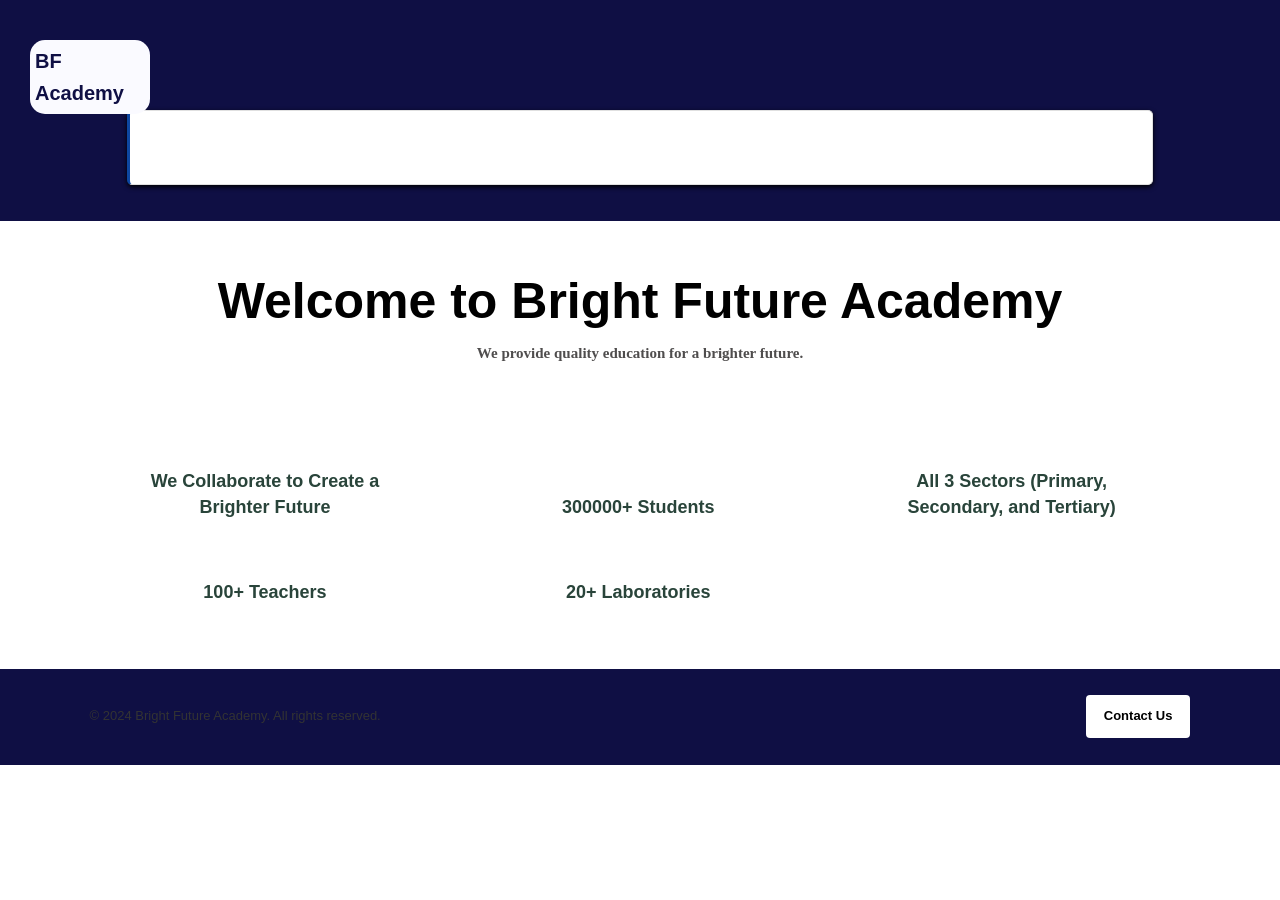
<file: index.html>
<!DOCTYPE html>
<html lang="en">
<head>
    <meta charset="UTF-8">
    <meta name="viewport" content="width=device-width, initial-scale=1.0">
    <link rel="stylesheet" href="style.css">
    <title>Bright Future Academy</title>
</head>
<body>
   <section class="header">
    <h1 class="logo">BF Academy</h1>
       <nav>
        <div class="nav-links">
           
            
            <ul>
                <li><a href="index.html">HOME</a></li>
                <li><a href="about.html">ABOUT</a></li>
                <li><a href="services.html">SERVICES</a></li>
                <li><a href="partners.html">PARTNERS</a></li>
                <li><a href="contact.html">CONTACT</a></li>
            </ul>
        </div>
       
       </nav>
       </section>
    <main>
        <section class="hero-section">
            <h1>Welcome to Bright Future Academy</h1>
            <p>We provide quality education for a brighter future.</p>
        </section>

        <section class="grid-boxes">
            <div class="grid-container-1">
                <p>We Collaborate to Create a Brighter Future</p>
            </div>

            <div class="grid-container-2">
                <p>300000+ Students</p>
            </div>

            <div class="grid-container-3">
                <p>All 3 Sectors (Primary, Secondary, and Tertiary)</p>
            </div>

            <div class="grid-container-4">
                <p>100+ Teachers</p>
            </div>
            <div class="grid-container-5">
                <p>20+ Laboratories</p>
            </div>

        </section>

    </main>
    <footer>
        <p>&copy; 2024 Bright Future Academy. All rights reserved.</p>
        <button class="btn" href="#contact">Contact Us</button>
    </footer>
</body>
</html>
</file>
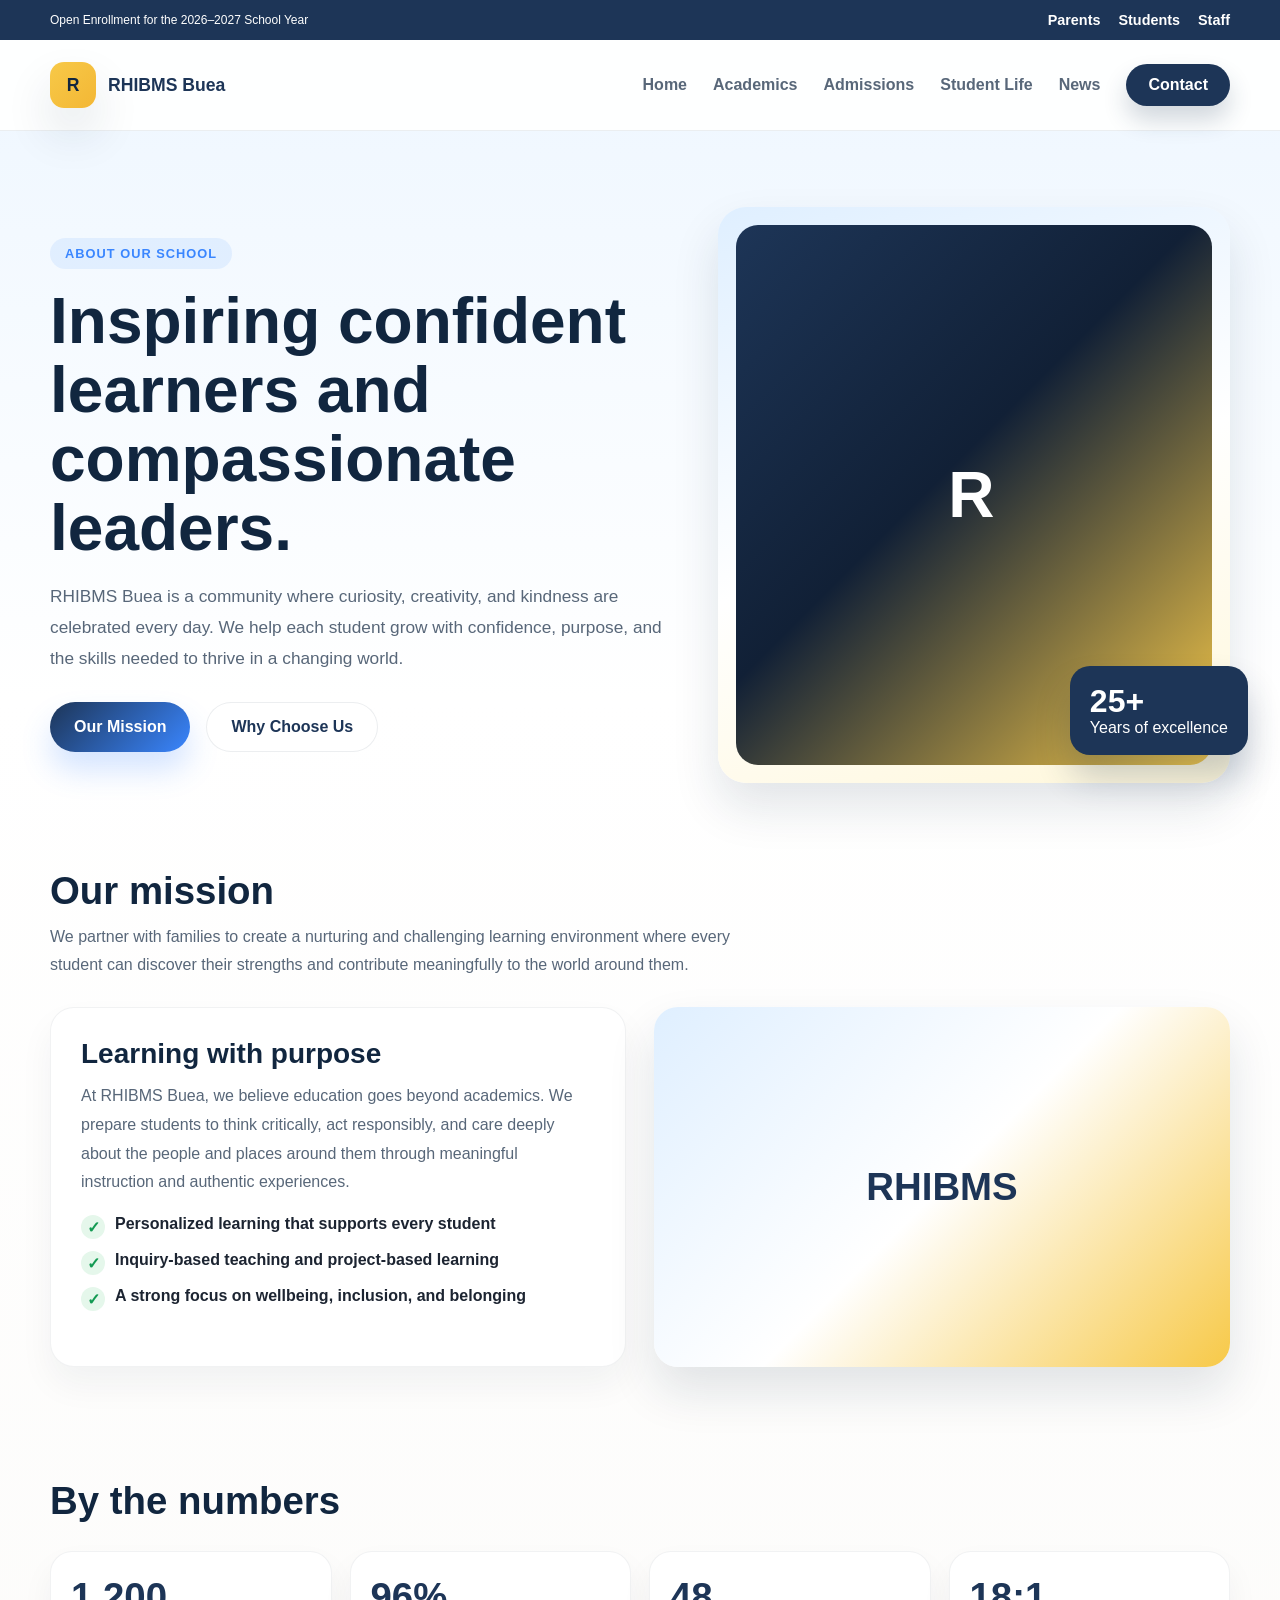
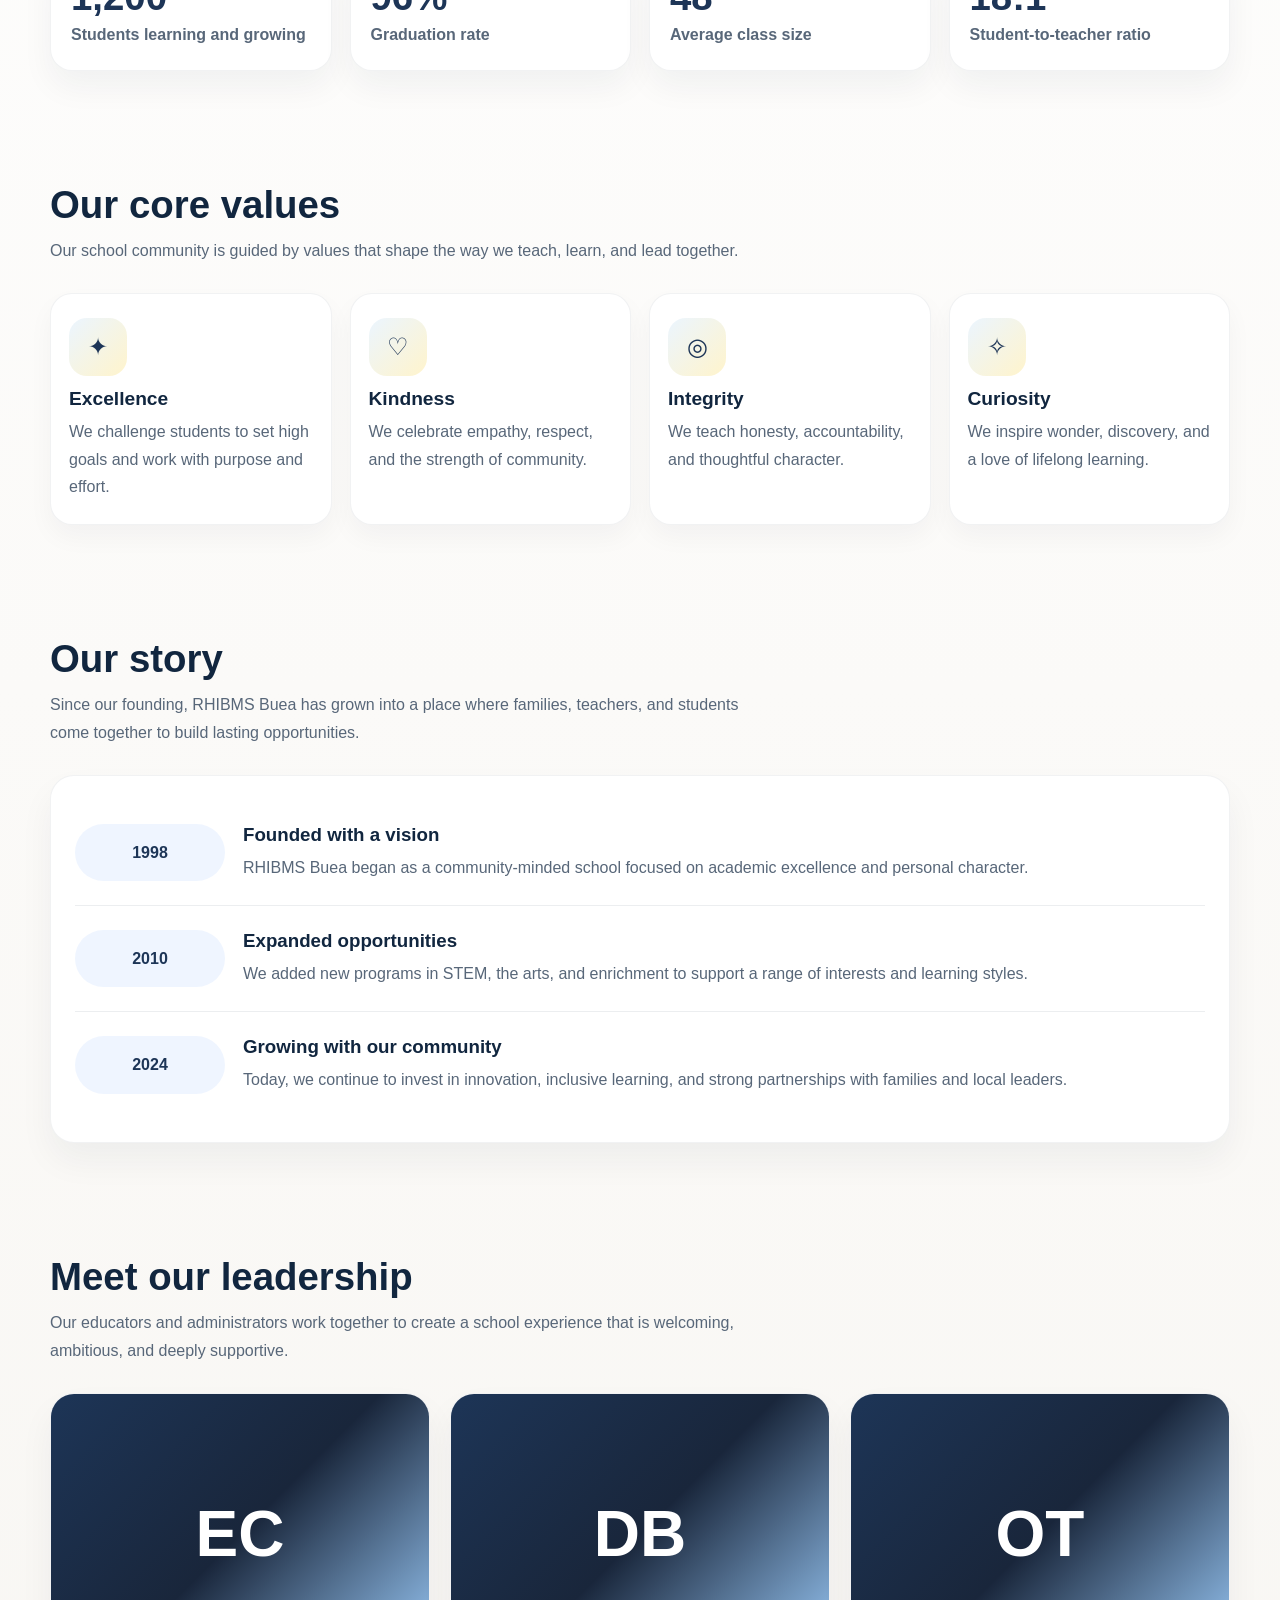
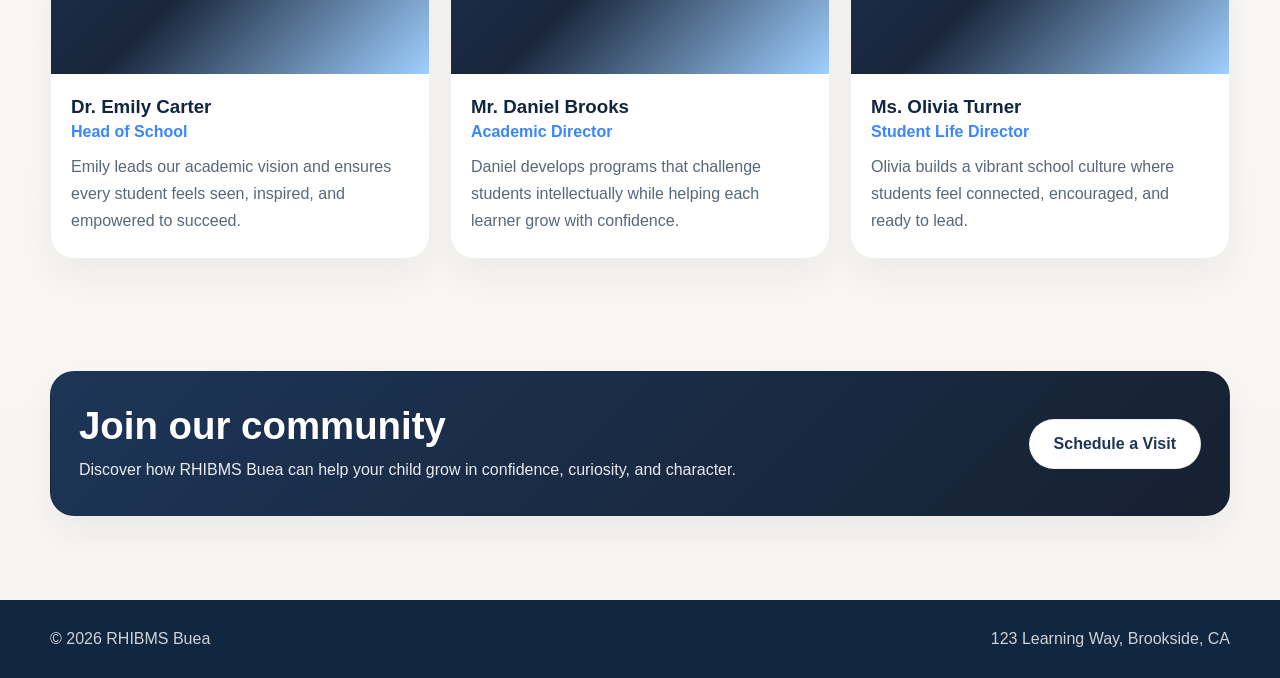
<file: about.html>
<!DOCTYPE html>
<html lang="en">
  <head>
    <meta charset="UTF-8" />
    <meta name="viewport" content="width=device-width, initial-scale=1.0" />
    <title>About | RHIBMS Buea</title>
    <meta
      name="description"
      content="Learn about RHIBMS Buea, our values, leadership, and commitment to student success."
    />
    <style>
      :root {
        --navy: #1d3557;
        --navy-deep: #11263f;
        --sky: #cfeaff;
        --blue: #3a86ff;
        --gold: #f7c948;
        --cream: #f7f6f2;
        --white: #ffffff;
        --text: #1c2431;
        --muted: #586779;
        --shadow: 0 24px 48px rgba(17, 38, 63, 0.12);
      }

      * {
        box-sizing: border-box;
      }

      html {
        scroll-behavior: smooth;
      }

      body {
        margin: 0;
        font-family: Arial, Helvetica, sans-serif;
        background: linear-gradient(180deg, #edf6ff 0%, #ffffff 18%, #f7f5f1 100%);
        color: var(--text);
      }

      a {
        color: inherit;
        text-decoration: none;
      }

      img {
        display: block;
        max-width: 100%;
      }

      .container {
        width: min(1180px, calc(100% - 32px));
        margin: 0 auto;
      }

      .topbar {
        background: var(--navy);
        color: var(--white);
        padding: 12px 0;
        font-size: 0.9rem;
      }

      .topbar-inner {
        display: flex;
        justify-content: space-between;
        align-items: center;
        gap: 16px;
      }

      .topbar-links {
        display: flex;
        gap: 18px;
        font-weight: 700;
      }

      .header {
        background: rgba(255, 255, 255, 0.92);
        backdrop-filter: blur(12px);
        border-bottom: 1px solid rgba(17, 38, 63, 0.08);
        position: sticky;
        top: 0;
        z-index: 50;
      }

      .header-inner {
        display: flex;
        justify-content: space-between;
        align-items: center;
        gap: 24px;
        padding: 22px 0;
      }

      .brand {
        display: flex;
        align-items: center;
        gap: 12px;
        color: var(--navy);
        font-size: 1.1rem;
        font-weight: 800;
      }

      .brand-mark {
        width: 46px;
        height: 46px;
        display: grid;
        place-items: center;
        border-radius: 14px;
        background: linear-gradient(135deg, var(--gold), #f3b735);
        color: var(--navy-deep);
        font-weight: 900;
        box-shadow: var(--shadow);
      }

      .nav {
        display: flex;
        align-items: center;
        gap: 26px;
        color: var(--muted);
        font-weight: 700;
      }

      .nav a:hover {
        color: var(--navy);
      }

      .nav-cta {
        background: var(--navy);
        color: var(--white) !important;
        padding: 12px 22px;
        border-radius: 999px;
        box-shadow: 0 14px 24px rgba(29, 53, 87, 0.2);
      }

      .hero {
        padding: 76px 0 58px;
      }

      .hero-grid {
        display: grid;
        grid-template-columns: 1.1fr 0.9fr;
        align-items: center;
        gap: 42px;
      }

      .eyebrow {
        display: inline-flex;
        align-items: center;
        padding: 8px 15px;
        border-radius: 999px;
        background: rgba(58, 134, 255, 0.1);
        color: var(--blue);
        font-size: 0.8rem;
        font-weight: 800;
        letter-spacing: 0.08em;
        text-transform: uppercase;
      }

      h1 {
        margin: 18px 0 18px;
        font-size: clamp(2.7rem, 5vw, 4.4rem);
        line-height: 1.08;
        color: var(--navy-deep);
      }

      .lead {
        color: var(--muted);
        font-size: 1.08rem;
        line-height: 1.8;
        max-width: 620px;
      }

      .hero-actions {
        display: flex;
        flex-wrap: wrap;
        gap: 16px;
        margin-top: 28px;
      }

      .button {
        display: inline-flex;
        align-items: center;
        justify-content: center;
        border-radius: 999px;
        padding: 15px 24px;
        font-weight: 800;
        transition: transform 0.2s ease, box-shadow 0.2s ease;
      }

      .button:hover {
        transform: translateY(-2px);
      }

      .button-primary {
        background: linear-gradient(135deg, var(--navy), var(--blue));
        color: var(--white);
        box-shadow: 0 18px 30px rgba(58, 134, 255, 0.22);
      }

      .button-secondary {
        background: var(--white);
        border: 1px solid rgba(17, 38, 63, 0.08);
        color: var(--navy);
      }

      .hero-card {
        position: relative;
        background: linear-gradient(160deg, #dfefff 0%, white 52%, #fff7d9 100%);
        border-radius: 28px;
        padding: 18px;
        box-shadow: var(--shadow);
      }

      .hero-card-visual {
        width: 100%;
        min-height: 540px;
        display: grid;
        place-items: center;
        border-radius: 22px;
        background: linear-gradient(135deg, #1d3557 0%, #112036 45%, #f7c948 100%);
        color: var(--white);
        font-size: clamp(2.8rem, 5vw, 4.5rem);
        font-weight: 900;
        letter-spacing: 0.08em;
      }

      .floating-badge {
        position: absolute;
        right: -18px;
        bottom: 28px;
        background: var(--navy);
        color: var(--white);
        padding: 18px 20px;
        border-radius: 20px;
        box-shadow: 0 22px 34px rgba(29, 53, 87, 0.24);
      }

      .floating-badge strong {
        display: block;
        font-size: 2rem;
        line-height: 1.1;
      }

      section {
        padding: 28px 0 84px;
      }

      .section-heading {
        margin-bottom: 28px;
      }

      .section-heading h2 {
        margin: 0 0 10px;
        font-size: clamp(2rem, 3vw, 2.8rem);
        color: var(--navy-deep);
      }

      .section-heading p {
        margin: 0;
        max-width: 700px;
        color: var(--muted);
        line-height: 1.75;
      }

      .stats {
        display: grid;
        grid-template-columns: repeat(4, minmax(0, 1fr));
        gap: 18px;
      }

      .stat-card {
        background: var(--white);
        border: 1px solid rgba(17, 38, 63, 0.06);
        border-radius: 22px;
        padding: 26px 20px;
        box-shadow: 0 16px 32px rgba(17, 38, 63, 0.05);
      }

      .stat-card strong {
        display: block;
        margin-bottom: 10px;
        color: var(--navy);
        font-size: clamp(2rem, 3vw, 2.8rem);
        line-height: 1;
      }

      .stat-card span {
        color: var(--muted);
        font-weight: 700;
      }

      .mission-grid {
        display: grid;
        grid-template-columns: 1fr 1fr;
        gap: 28px;
      }

      .mission-box,
      .timeline,
      .team-card,
      .cta-box {
        background: var(--white);
        border: 1px solid rgba(24, 35, 49, 0.06);
        border-radius: 24px;
        box-shadow: 0 18px 34px rgba(24, 40, 59, 0.05);
      }

      .mission-box {
        padding: 30px;
      }

      .mission-box h3 {
        margin: 0 0 12px;
        color: var(--navy-deep);
        font-size: 1.75rem;
      }

      .mission-box p {
        margin: 0 0 18px;
        color: var(--muted);
        line-height: 1.8;
      }

      .mission-box ul {
        list-style: none;
        margin: 0;
        padding: 0;
        display: grid;
        gap: 12px;
      }

      .mission-box li {
        display: flex;
        align-items: flex-start;
        gap: 10px;
        color: var(--text);
        font-weight: 700;
      }

      .check {
        width: 24px;
        height: 24px;
        display: grid;
        place-items: center;
        border-radius: 50%;
        background: rgba(42, 192, 94, 0.12);
        color: #129a52;
      }

      .image-panel {
        min-height: 360px;
        border-radius: 24px;
        box-shadow: var(--shadow);
        background: linear-gradient(135deg, #dfefff 0%, #ffffff 50%, #f7c948 100%);
        display: grid;
        place-items: center;
        color: var(--navy);
        font-size: clamp(2rem, 3vw, 3rem);
        font-weight: 900;
        text-align: center;
        padding: 24px;
      }

      .values-grid {
        display: grid;
        grid-template-columns: repeat(4, minmax(0, 1fr));
        gap: 18px;
      }

      .value-card {
        background: var(--white);
        border: 1px solid rgba(17, 38, 63, 0.06);
        border-radius: 22px;
        padding: 24px 18px;
        box-shadow: 0 12px 26px rgba(17, 38, 63, 0.04);
      }

      .icon {
        width: 58px;
        height: 58px;
        display: grid;
        place-items: center;
        font-size: 1.5rem;
        border-radius: 18px;
        background: linear-gradient(135deg, #ebf5ff, #fff4cc);
        color: var(--navy);
        margin-bottom: 12px;
      }

      .value-card h3 {
        margin: 0 0 8px;
        color: var(--navy-deep);
        font-size: 1.2rem;
      }

      .value-card p {
        margin: 0;
        color: var(--muted);
        line-height: 1.7;
      }

      .timeline {
        padding: 24px;
      }

      .timeline-item {
        display: grid;
        grid-template-columns: 150px 1fr;
        gap: 18px;
        padding: 24px 0;
        border-bottom: 1px solid rgba(17, 38, 63, 0.08);
      }

      .timeline-item:last-child {
        border-bottom: 0;
      }

      .year {
        display: inline-flex;
        align-items: center;
        justify-content: center;
        padding: 10px 14px;
        border-radius: 999px;
        background: rgba(58, 134, 255, 0.08);
        color: var(--navy);
        font-weight: 900;
      }

      .timeline-info h3 {
        margin: 0 0 8px;
        color: var(--navy-deep);
      }

      .timeline-info p {
        margin: 0;
        color: var(--muted);
        line-height: 1.7;
      }

      .team-grid {
        display: grid;
        grid-template-columns: repeat(3, minmax(0, 1fr));
        gap: 20px;
      }

      .team-card {
        overflow: hidden;
      }

      .team-avatar {
        width: 100%;
        height: 280px;
        display: grid;
        place-items: center;
        background: linear-gradient(135deg, #1d3557 0%, #19263b 50%, #9fd0ff 100%);
        color: var(--white);
        font-size: clamp(3rem, 5vw, 4rem);
        font-weight: 900;
      }

      .team-card-content {
        padding: 22px 20px 24px;
      }

      .team-card-content h3 {
        margin: 0 0 5px;
        color: var(--navy-deep);
      }

      .role {
        display: block;
        margin-bottom: 12px;
        color: var(--blue);
        font-weight: 800;
      }

      .team-card-content p {
        margin: 0;
        color: var(--muted);
        line-height: 1.7;
      }

      .cta-box {
        display: flex;
        align-items: center;
        justify-content: space-between;
        gap: 20px;
        background: linear-gradient(135deg, var(--navy), #162131);
        color: var(--white);
        padding: 32px 28px;
      }

      .cta-box h3 {
        margin: 0 0 8px;
        font-size: clamp(1.8rem, 3vw, 2.5rem);
      }

      .cta-box p {
        margin: 0;
        opacity: 0.9;
        line-height: 1.7;
      }

      .footer {
        background: var(--navy-deep);
        color: rgba(255, 255, 255, 0.8);
        padding: 30px 0;
      }

      .footer-inner {
        display: flex;
        align-items: center;
        justify-content: space-between;
        gap: 20px;
        flex-wrap: wrap;
      }

      @media (max-width: 980px) {
        .hero-grid,
        .mission-grid {
          grid-template-columns: 1fr;
        }

        .stats,
        .values-grid,
        .team-grid {
          grid-template-columns: repeat(2, minmax(0, 1fr));
        }
      }

      @media (max-width: 720px) {
        .topbar-inner,
        .header-inner,
        .nav,
        .cta-box,
        .footer-inner {
          flex-direction: column;
          align-items: flex-start;
        }

        .nav {
          width: 100%;
          display: grid;
          grid-template-columns: repeat(2, minmax(0, 1fr));
          gap: 12px;
        }

        .stats,
        .values-grid,
        .team-grid,
        .timeline-item {
          grid-template-columns: 1fr;
        }

        .hero-card-visual {
          min-height: 360px;
        }
      }
    </style>
  </head>
  <body>
    <div class="topbar">
      <div class="container topbar-inner">
        <small>Open Enrollment for the 2026–2027 School Year</small>
        <div class="topbar-links">
          <a href="#">Parents</a>
          <a href="#">Students</a>
          <a href="#">Staff</a>
        </div>
      </div>
    </div>

    <header class="header">
      <div class="container header-inner">
        <a class="brand" href="#">
          <span class="brand-mark">R</span>
          <span>RHIBMS Buea</span>
        </a>

        <nav class="nav" aria-label="Main navigation">
          <a href="#">Home</a>
          <a href="#">Academics</a>
          <a href="#">Admissions</a>
          <a href="#">Student Life</a>
          <a href="#">News</a>
          <a class="nav-cta" href="#">Contact</a>
        </nav>
      </div>
    </header>

    <main>
      <section class="hero">
        <div class="container hero-grid">
          <div>
            <span class="eyebrow">About our school</span>
            <h1>Inspiring confident learners and compassionate leaders.</h1>
            <p class="lead">
              RHIBMS Buea is a community where curiosity, creativity, and kindness are
              celebrated every day. We help each student grow with confidence, purpose,
              and the skills needed to thrive in a changing world.
            </p>

            <div class="hero-actions">
              <a class="button button-primary" href="#mission">Our Mission</a>
              <a class="button button-secondary" href="#values">Why Choose Us</a>
            </div>
          </div>

          <div class="hero-card">
            <div class="hero-card-visual">R</div>
            <div class="floating-badge">
              <strong>25+</strong>
              Years of excellence
            </div>
          </div>
        </div>
      </section>

      <section id="mission">
        <div class="container">
          <div class="section-heading">
            <h2>Our mission</h2>
            <p>
              We partner with families to create a nurturing and challenging learning
              environment where every student can discover their strengths and contribute
              meaningfully to the world around them.
            </p>
          </div>

          <div class="mission-grid">
            <div class="mission-box">
              <h3>Learning with purpose</h3>
              <p>
                At RHIBMS Buea, we believe education goes beyond academics. We prepare
                students to think critically, act responsibly, and care deeply about the
                people and places around them through meaningful instruction and authentic
                experiences.
              </p>
              <ul>
                <li><span class="check">✓</span> Personalized learning that supports every student</li>
                <li><span class="check">✓</span> Inquiry-based teaching and project-based learning</li>
                <li><span class="check">✓</span> A strong focus on wellbeing, inclusion, and belonging</li>
              </ul>
            </div>

            <div class="image-panel" aria-label="Campus learning and growth">RHIBMS</div>
          </div>
        </div>
      </section>

      <section>
        <div class="container">
          <div class="section-heading">
            <h2>By the numbers</h2>
          </div>
          <div class="stats">
            <div class="stat-card">
              <strong>1,200</strong>
              <span>Students learning and growing</span>
            </div>
            <div class="stat-card">
              <strong>96%</strong>
              <span>Graduation rate</span>
            </div>
            <div class="stat-card">
              <strong>48</strong>
              <span>Average class size</span>
            </div>
            <div class="stat-card">
              <strong>18:1</strong>
              <span>Student-to-teacher ratio</span>
            </div>
          </div>
        </div>
      </section>

      <section id="values">
        <div class="container">
          <div class="section-heading">
            <h2>Our core values</h2>
            <p>
              Our school community is guided by values that shape the way we teach, learn,
              and lead together.
            </p>
          </div>

          <div class="values-grid">
            <article class="value-card">
              <div class="icon">✦</div>
              <h3>Excellence</h3>
              <p>We challenge students to set high goals and work with purpose and effort.</p>
            </article>

            <article class="value-card">
              <div class="icon">♡</div>
              <h3>Kindness</h3>
              <p>We celebrate empathy, respect, and the strength of community.</p>
            </article>

            <article class="value-card">
              <div class="icon">◎</div>
              <h3>Integrity</h3>
              <p>We teach honesty, accountability, and thoughtful character.</p>
            </article>

            <article class="value-card">
              <div class="icon">✧</div>
              <h3>Curiosity</h3>
              <p>We inspire wonder, discovery, and a love of lifelong learning.</p>
            </article>
          </div>
        </div>
      </section>

      <section>
        <div class="container">
          <div class="section-heading">
            <h2>Our story</h2>
            <p>
              Since our founding, RHIBMS Buea has grown into a place where families,
              teachers, and students come together to build lasting opportunities.
            </p>
          </div>

          <div class="timeline">
            <div class="timeline-item">
              <div class="year">1998</div>
              <div class="timeline-info">
                <h3>Founded with a vision</h3>
                <p>
                  RHIBMS Buea began as a community-minded school focused on academic
                  excellence and personal character.
                </p>
              </div>
            </div>

            <div class="timeline-item">
              <div class="year">2010</div>
              <div class="timeline-info">
                <h3>Expanded opportunities</h3>
                <p>
                  We added new programs in STEM, the arts, and enrichment to support a range
                  of interests and learning styles.
                </p>
              </div>
            </div>

            <div class="timeline-item">
              <div class="year">2024</div>
              <div class="timeline-info">
                <h3>Growing with our community</h3>
                <p>
                  Today, we continue to invest in innovation, inclusive learning, and strong
                  partnerships with families and local leaders.
                </p>
              </div>
            </div>
          </div>
        </div>
      </section>

      <section>
        <div class="container">
          <div class="section-heading">
            <h2>Meet our leadership</h2>
            <p>
              Our educators and administrators work together to create a school experience
              that is welcoming, ambitious, and deeply supportive.
            </p>
          </div>

          <div class="team-grid">
            <article class="team-card">
              <div class="team-avatar">EC</div>
              <div class="team-card-content">
                <h3>Dr. Emily Carter</h3>
                <span class="role">Head of School</span>
                <p>
                  Emily leads our academic vision and ensures every student feels seen,
                  inspired, and empowered to succeed.
                </p>
              </div>
            </article>

            <article class="team-card">
              <div class="team-avatar">DB</div>
              <div class="team-card-content">
                <h3>Mr. Daniel Brooks</h3>
                <span class="role">Academic Director</span>
                <p>
                  Daniel develops programs that challenge students intellectually while helping
                  each learner grow with confidence.
                </p>
              </div>
            </article>

            <article class="team-card">
              <div class="team-avatar">OT</div>
              <div class="team-card-content">
                <h3>Ms. Olivia Turner</h3>
                <span class="role">Student Life Director</span>
                <p>
                  Olivia builds a vibrant school culture where students feel connected,
                  encouraged, and ready to lead.
                </p>
              </div>
            </article>
          </div>
        </div>
      </section>

      <section>
        <div class="container">
          <div class="cta-box">
            <div>
              <h3>Join our community</h3>
              <p>
                Discover how RHIBMS Buea can help your child grow in confidence,
                curiosity, and character.
              </p>
            </div>
            <a class="button button-secondary" href="#">Schedule a Visit</a>
          </div>
        </div>
      </section>
    </main>

    <footer class="footer">
      <div class="container footer-inner">
        <div>© 2026 RHIBMS Buea</div>
        <div>123 Learning Way, Brookside, CA</div>
      </div>
    </footer>
  </body>
</html>
</file>
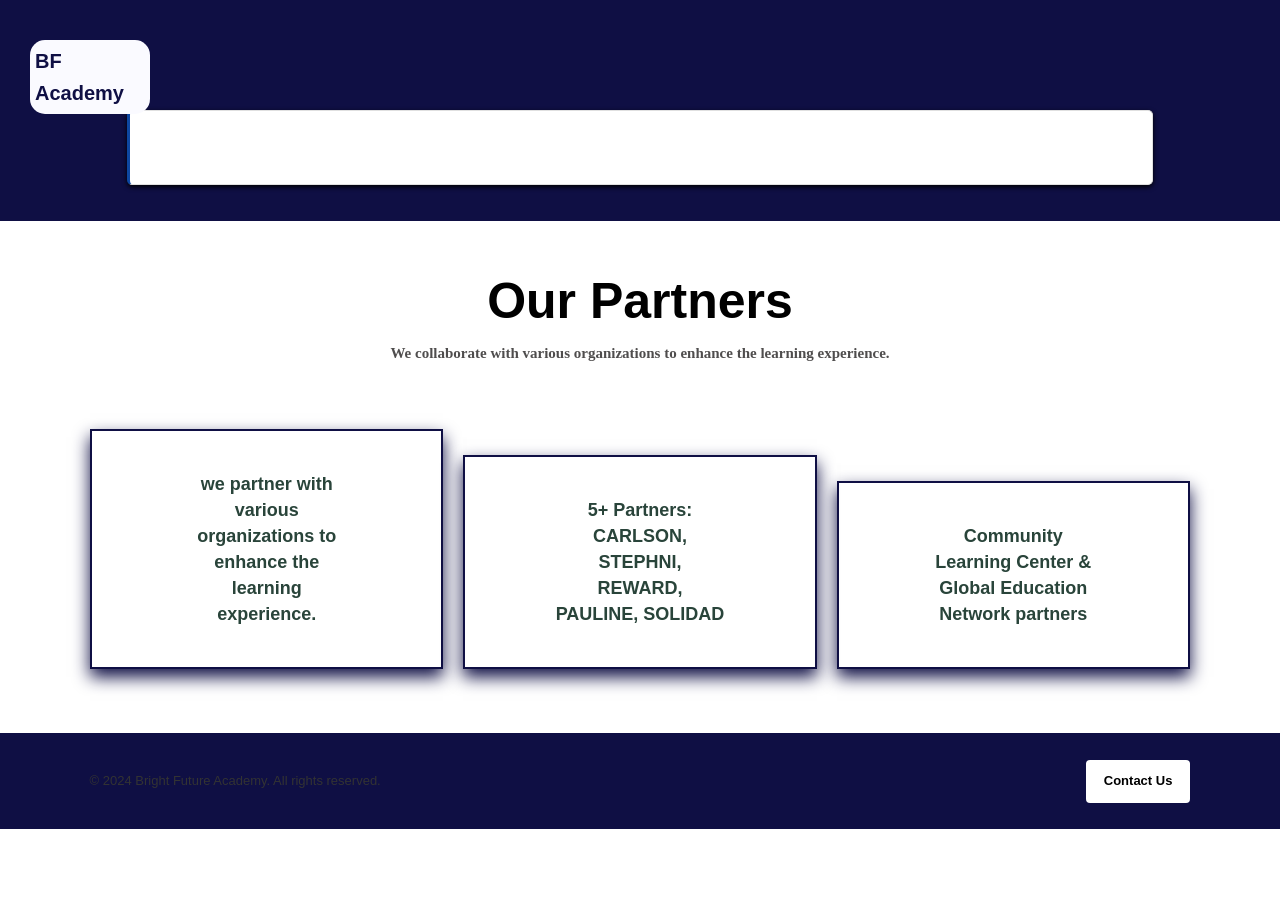
<file: partners.html>
<!DOCTYPE html>
<html lang="en">
<head>
    <meta charset="UTF-8">
    <meta name="viewport" content="width=device-width, initial-scale=1.0">
    <link rel="stylesheet" href="style.css">
    <title>Bright Future Academy</title>
</head>
<body>
   <section class="header">
    <h1 class="logo">BF Academy</h1>
       <nav>
        <div class="nav-links">
           
            
            <ul>
                <li><a href="index.html">HOME</a></li>
                <li><a href="about.html">ABOUT</a></li>
                <li><a href="services.html">SERVICES</a></li>
                <li><a href="partners.html">PARTNERS</a></li>
                <li><a href="contact.html">CONTACT</a></li>
            </ul>
        </div>
       
       </nav>
       </section>
    <main>
        <section class="hero-section">
            <h1>Our Partners</h1>
            <p>We collaborate with various organizations to enhance the learning experience.</p>
        </section>

        <section class="grid-boxes">
            <div class="grid-container">
                <p>we partner with various organizations to enhance the learning experience.</p>
            </div>

            <div class="grid-container">
                <p>5+ Partners: CARLSON, STEPHNI, REWARD, PAULINE, SOLIDAD</p>
            </div>

            <div class="grid-container">
                <p>Community Learning Center & Global Education Network partners</p>
            </div>


        </section>
    </main>
    <footer>
        <p>&copy; 2024 Bright Future Academy. All rights reserved.</p>
        <button class="btn" href="contact.html">Contact Us</button>
    </footer>
</body>
</html>
</file>
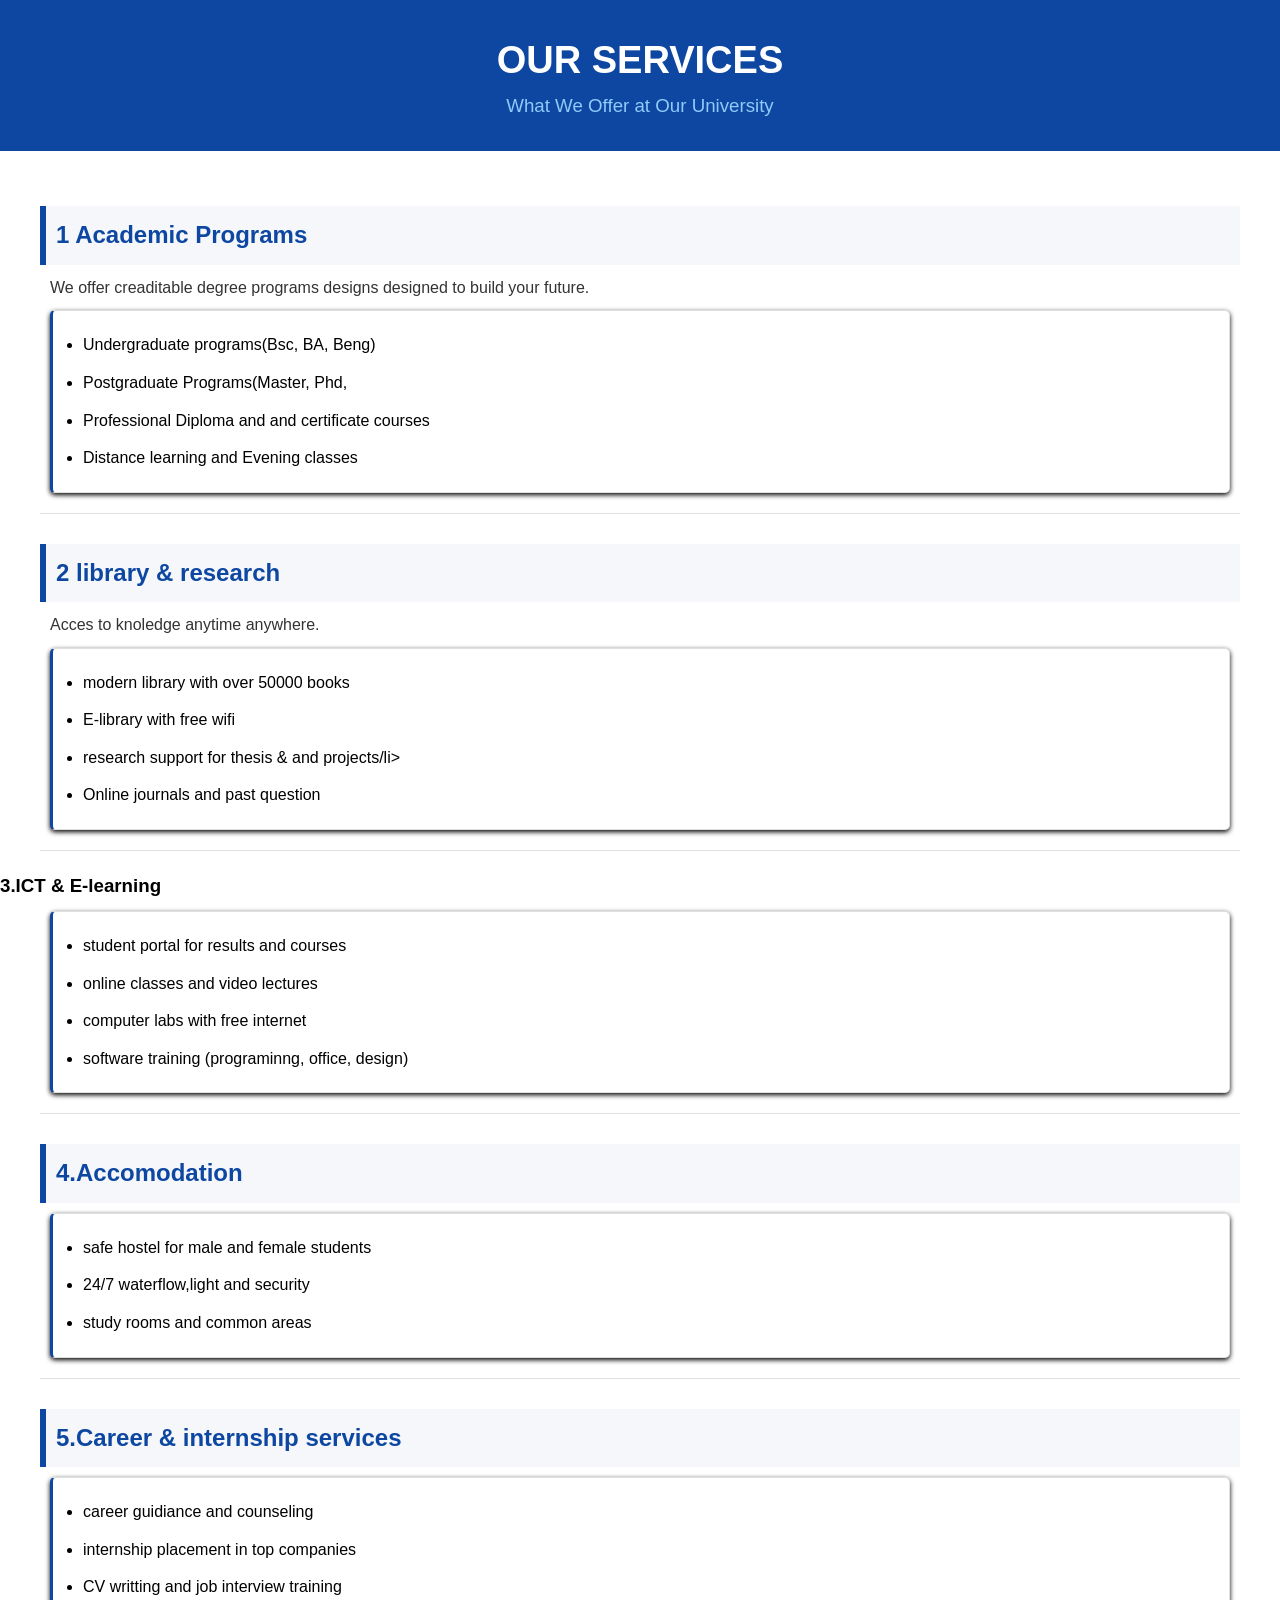
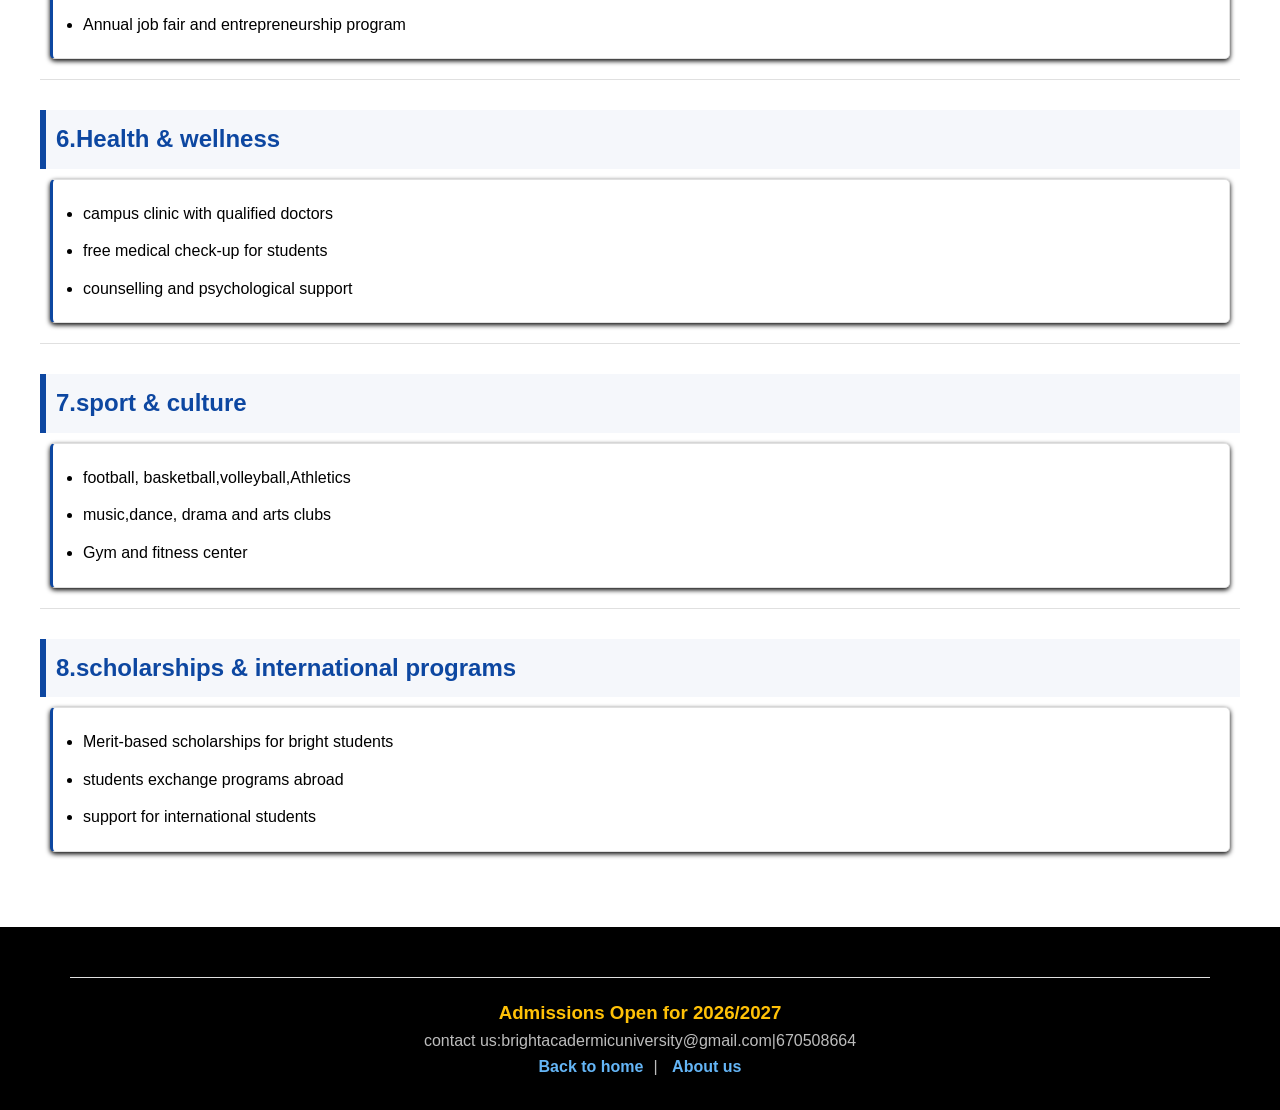
<file: Services.html>
<!DOCTYPE html>
<html lang="en">
<head>
    <meta charset="UTF-8">
    <meta name="viewport" content="width=device-width, initial-scale=1.0">
    <title>Our services</title>
    <link rel="stylesheet" href="style.css">
</head>
<body>
    <center>
        <h1>OUR SERVICES</h1>
        <H3>What We Offer at Our University</H3>
        
    </center><br>
    <h2> 1 Academic Programs</h2>
    <p>We offer creaditable degree programs designs designed to build your future.</p>
    <ul>
        <li>Undergraduate programs(Bsc, BA, Beng)</li>
        <li>Postgraduate Programs(Master, Phd,</li>
        <li>Professional Diploma and and certificate courses</li>
        <li>Distance learning and Evening classes</li>

    </ul>
    <hr>
    <h2>2 library & research</h2>
    <p>Acces to knoledge anytime anywhere.</p>
    <ul>
        <li>modern library with over 50000 books</li>
        <li>E-library with free wifi</li>
        <li>research support for thesis & and projects/li>
            <li>Online journals and past question</li>

    </ul>
<hr>
<h3>3.ICT & E-learning</h3>
<ul>
    <li>student portal for results and courses</li>
    <li>online classes and video lectures </li>
    <li>computer labs with free internet</li>
    <li>software training (programinng, office, design)</li>
</ul>
<hr>
<h2>4.Accomodation</h2>
<ul>
    <li>safe hostel for male and female students</li>
    <li>24/7 waterflow,light and security</li> 
    <li>study rooms and common areas</li>
</ul>
<hr>
<h2>5.Career & internship services</h2>
<ul>
    <li>career guidiance and counseling</li>
    <li>internship placement in top companies</li>
    <li>CV writting and job interview training</li>
    <li>Annual job fair and entrepreneurship program</li>
</ul>
<hr>
<h2>6.Health & wellness</h2>
<ul>
    <li>campus clinic with qualified doctors</li>
    <li>free medical check-up for students</li>
    <li>counselling and psychological support</li>
</ul>
<hr>
<h2>7.sport & culture</h2>
<ul>
    <li>football, basketball,volleyball,Athletics</li>
    <li>music,dance, drama and arts clubs</li>
    <li>Gym and fitness center</li>

    
</ul>
<hr>
<h2>8.scholarships & international programs</h2>
<ul>
    <li>Merit-based scholarships for bright students</li>
    <li>students exchange programs abroad</li>
    <li>support for international students</li>
</ul>
<br>
<center>
    <hr>
    <h3>Admissions Open for 2026/2027</h3>
    <p>contact us:brightacadermicuniversity@gmail.com|670508664</p>
    <p><a href="index.html">Back to home</a>|
    <a href="About.html">About us</a></p>
</center>

    
</body>
</html>
</file>
<file: style.css>
*{
    margin: 0;
    padding: 0;
}
.header{
    background-color: rgb(15, 15, 68);
    min-height: 10vh;
    width: 100%;
    position: relative;
}
nav{
    display: flex;
    align-items: center;
    justify-content: space-between;
    padding: 2% 6%;
}

.nav-links{
    flex: 1;
    text-align: right;
}
.logo{
    background-color: rgb(250, 250, 255);
    max-width: 110px;
    border-radius: 15px;
    padding: 5px;
    position: relative;
    text-align:left;
    margin-left: 30px;
    color: rgb(15, 15, 68);
    top: 40px;
    font-size: 20px;
    font-family: 'Poppins', sans-serif;
    font-weight: bold;
  
}
.nav-links ul li{
    list-style: none;
    display: inline-block;
    padding: 8px 12px;
    position: relative;
}
.nav-links ul li a{
    color: white;
    text-decoration: none;
    font-size: 14px;
    font-family: 'Poppins', sans-serif;
    font-weight: bold;
}
nav ul li::after{
    content: '';
    width: 0%;
    height: 2px;
    background: white;
    display: block;
    margin: auto;
    transition: 0.5s;
}
nav ul li:hover::after{
    width: 100%;
}
.hero-section{
    position: relative;
    top: 40px;
    color:black; 
    text-align: center;
}
.hero-section h1{
    font-size: 50px;
    font-family: 'Poppins', sans-serif;
    font-weight: bold;
}
.hero-section p{
    font-size: 15px;
    font-family: verdana;
    font-weight: bold;
    color:rgb(79, 77, 77);
}

.grid-boxes{
    position: relative;
    top: 40px;
    display: grid;
    grid-template-columns: repeat(3, minmax(0, 1fr));
    gap: 20px;
    min-height: 176px;
	align-items: flex-end;
	padding: 24px;
    padding: 25px, 15px;
    margin: 40px auto;
    border-radius: 10px;
    max-width: 1100px;
    text-align: center;  
}
.grid-boxes p{
    max-width: 250px;
    color: #29443a;
    font-size: 18px;
    font-weight: 700;
    line-height: 1.45;
}

.grid-boxes > div:hover{
    transform: translateY(-4px);
    box-shadow: 0px 8px 16px rgb(25 59 48 / 12%);
}

.grid-container{
    border:2px solid rgb(15, 15, 68);
    padding: 40px;
    box-shadow: 0px 8px 16px rgb(15, 15, 68);
}


footer {
    position: relative;
    top: 40px;
	display: flex;
	min-height: 60px;
	align-items: center;
	justify-content: space-between;
	gap: 16px;
	padding: 18px 7%;
	background: rgb(15, 15, 68);
	color: #e8f1e9;
	font-size: 13px;
}

footer p {
	margin: 0;
}

.btn {
	padding: 11px 18px;
	border: 0;
	border-radius: 4px;
	background: white;
	color: black;
	font: inherit;
	font-weight: 700;
	cursor: pointer;
}
body {
    font-family: Arial, Helvetica, sans-serif;
    background: white;
    color: black;
    margin: 0;
    padding: 0;
    line-height: 1.6;
}
center:first-of-type{
    background: #0d47a1;
    color: white;
    padding: 30px;
}
center:first-of-type h1{
    margin: 0;
    font-size: 38px;
}
center:first-of-type h3{
    color: #90caf9;
    font-weight: normal;
}
center:first-of-type hr {
    border: #90caf9;
    font-weight: normal;
}
center:first-of-type hr {
    border: 2px solid white;
    width: 100px ;
}
h2{
    color: #0d47a1;
    margin: 30px 40px 10px 40px;
    padding: 10px;
    border-left: 6px solid #0d47a1;
    background: #f5f7fb;
}
p{
    margin: 0 50px;
    color: #333;
}
ul{
    background: white;
    border: 1px solid #e0e0e0;
    border-left: 3px solid #0d47a1;
    margin: 10px 50px;
    padding: 15px 30px;
    border-radius: 5px;
    box-shadow: 0 2px 5px rgb(0,0,0.1);
}
ul li{
    padding: 6px 0;
    color: black;
}
hr {
    border: none;
    border-top: 1px solid #e0e0e0;
    margin: 20px 40px;
}
center:last-of-type {
    background: black;
    color: white;
    padding: 30px;
    margin-top: 40px;
}
center:last-of-type h3{
    color: #ffc107;
}
center:last-of-type p {
    color: #bdbdbd;

}
center:last-of-type a {
    color: #64b5f6;
    text-decoration: none;
    font-weight: bold;
    padding: 5px 10px;

}
center:last-of-type a:hover {
    color: white;
    background: #0d47a1;
    border-radius: 4px;
}
</file>
